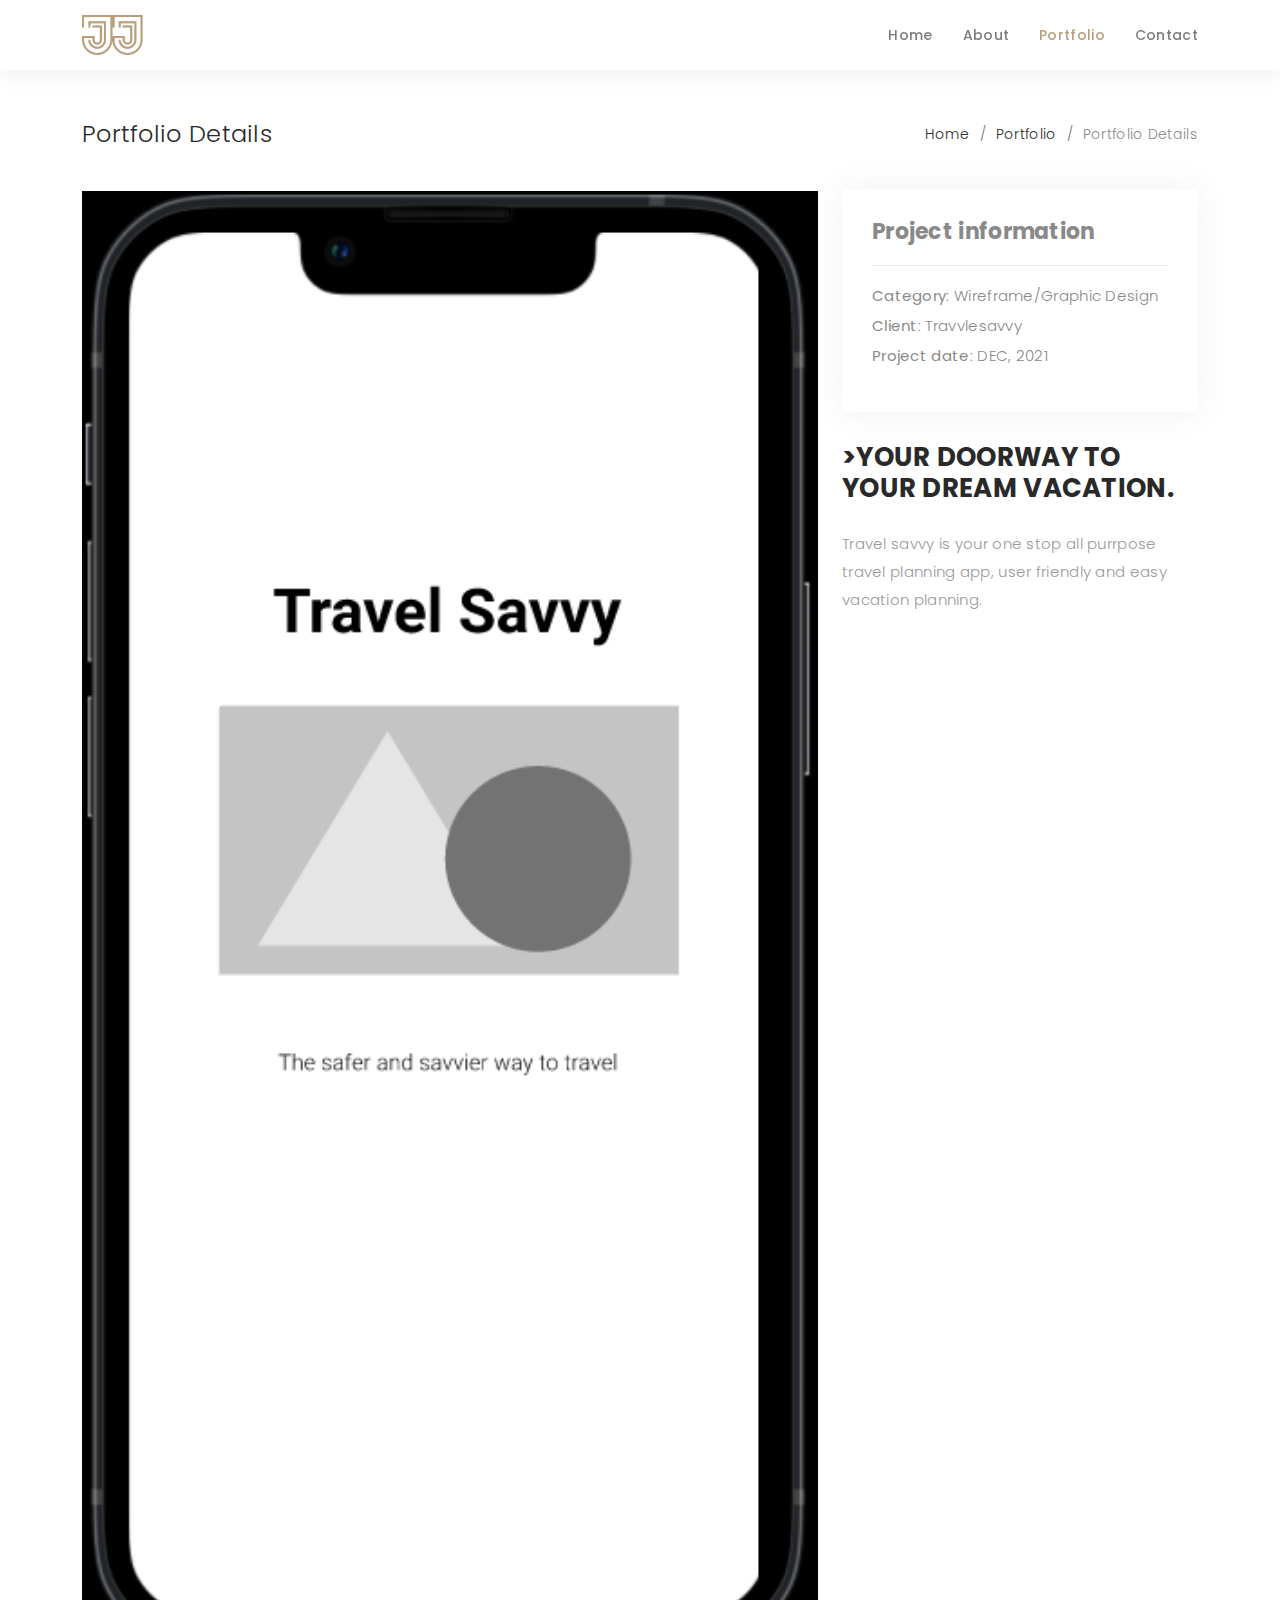
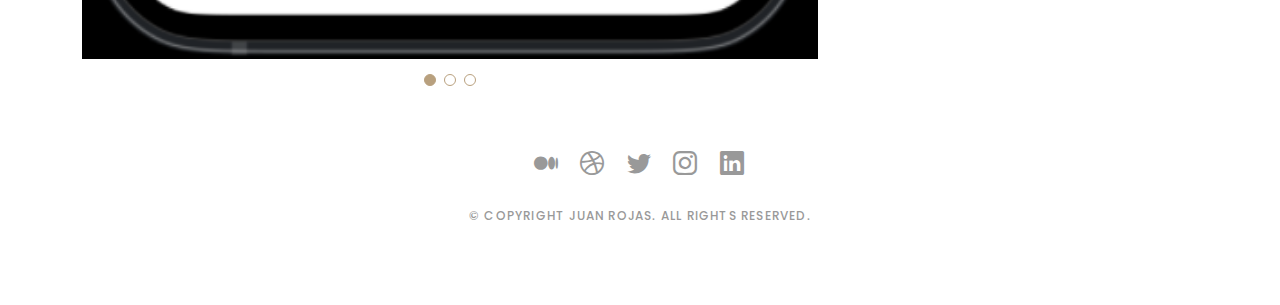
<file: portfolio-details.html>
<!DOCTYPE html>
<html lang="en">

<head>
  <meta charset="utf-8">
  <meta content="width=device-width, initial-scale=1.0" name="viewport">

  <title>ROJAS PORTFOLIO</title>
  <meta content="" name="description">
  <meta content="" name="keywords">

  <!-- Favicons -->
  <link href="/img/favicon.png" rel="icon">
  <link href="/img/apple-touch-icon.png" rel="apple-touch-icon">

  <!-- Google Fonts -->
  <link href="https://fonts.googleapis.com/css?family=Poppins:300,300i,400,400i,500,500i,600,600i,700,700i|Playfair+Display:400,400i,500,500i,600,600i,700,700i,900,900i" rel="stylesheet">

  <!-- Vendor CSS Files -->
  <link href="/bootstrap/css/bootstrap.min.css" rel="stylesheet">
  <link href="/bootstrap-icons/bootstrap-icons.css" rel="stylesheet">
  <link href="/boxicons/css/boxicons.min.css" rel="stylesheet">
  <link href="/glightbox/css/glightbox.min.css" rel="stylesheet">
  <link href="/swiper/swiper-bundle.min.css" rel="stylesheet">

  <!-- Template Main CSS File -->
  <link href="/style.css/style.css" rel="stylesheet">


</head>

<body>

  <!-- ======= Header ======= -->
  <header id="header" class="fixed-top header-inner-pages">
    <div class="container d-flex align-items-center justify-content-between">

      <a href="index.html" class="logo"><img src="/img/logo (2).png" alt="" class="img-fluid"></a>
     

      <nav id="navbar" class="navbar">
        <ul>
          <li><a class="nav-link scrollto " href="#hero">Home</a></li>
          <li><a class="nav-link scrollto" href="#about">About</a></li>
          <li><a class="nav-link active  scrollto" href="#portfolio">Portfolio</a></li>
          <li><a class="nav-link scrollto" href="#contact">Contact</a></li>
        </ul>
        <i class="bi bi-list mobile-nav-toggle"></i>
      </nav><!-- .navbar -->

    </div>
  </header><!-- End Header -->

  <main id="main">

    <!-- ======= Breadcrumbs Section ======= -->
    <section class="breadcrumbs">
      <div class="container">

        <div class="d-flex justify-content-between align-items-center">
          <h2>Portfolio Details</h2>
          <ol>
            <li><a href="index.html">Home</a></li>
            <li><a href="portfolio.html">Portfolio</a></li>
            <li>Portfolio Details</li>
          </ol>
        </div>

      </div>
    </section><!-- Breadcrumbs Section -->

    <!-- ======= Portfolio Details Section ======= -->
    <section id="portfolio-details" class="portfolio-details">
      <div class="container">

        <div class="row gy-4">

          <div class="col-lg-8">
            <div class="portfolio-details-slider swiper">
              <div class="swiper-wrapper align-items-center">

                <div class="swiper-slide">
                  <img src="/img/travvelsavyypic2final.png" alt="">
                </div>

                <div class="swiper-slide">
                  <img src="/img/travvelsavyypic3final.png" alt="">
                </div>

                <div class="swiper-slide">
                  <img src="/img/travvelsavyypic4final.png" alt="">
                </div>

              </div>
              <div class="swiper-pagination"></div>
            </div>
          </div>

          <div class="col-lg-4">
            <div class="portfolio-info">
              <h3>Project information</h3>
              <ul>
                <li><strong>Category</strong>: Wireframe/Graphic Design</li>
                <li><strong>Client</strong>: Travvlesavvy</li>
                <li><strong>Project date</strong>: DEC, 2021</li>
              </ul>
            </div>
            <div class="portfolio-description">
              <h2>>YOUR DOORWAY TO YOUR DREAM VACATION.</h2>
              <p>
                Travel savvy is your one stop all purrpose travel planning app, user friendly and easy vacation planning.
              </p>
            </div>
          </div>

        </div>

      </div>
    </section><!-- End Portfolio Details Section -->

  </main><!-- End #main -->

  <!-- ======= Footer ======= -->
  <div id="footer" class="text-center">
    <div class="container">
      <div class="socials-media text-center">

        <ul class="list-unstyled">
          <li><a href="https://medium.com/@juanrojas7812/about"><i class="bi bi-medium"></i></a></li>
          <li><a href="https://dribbble.com/rojas_design"><i class="bi bi-dribbble"></i></a></li>
          <li><a href="https://twitter.com/designrojas1"><i class="bi bi-twitter"></i></a></li>
          <li><a href="https://www.instagram.com/rojas_design1/"><i class="bi bi-instagram"></i></a></li>
          <li><a href="https://www.linkedin.com/in/juan-rojas444/"><i class="bi bi-linkedin"></i></a></li>
        </ul>

      </div>

      <p>&copy; Copyright Juan Rojas. All rights reserved.</p>

      <div class="credits">

    </div>
  </div><!-- End Footer -->

  <a href="#" class="back-to-top d-flex align-items-center justify-content-center"><i class="bi bi-arrow-up-short"></i></a>

 <!-- Vendor JS Files -->
 <script src="/bootstrap/js/bootstrap.bundle.min.js"></script>
 <script src="/glightbox/js/glightbox.min.js"></script>
 <script src="/isotope-layout/isotope.pkgd.min.js"></script>
 <script src="/swiper/swiper-bundle.min.js"></script>
 <script src="/typed.js/typed.min.js"></script>
 <script src="/php-email-form/validate.js"></script>

 <!-- Template Main JS File -->
 <script src="/js/main.js"></script>

</body>

</html>
</file>
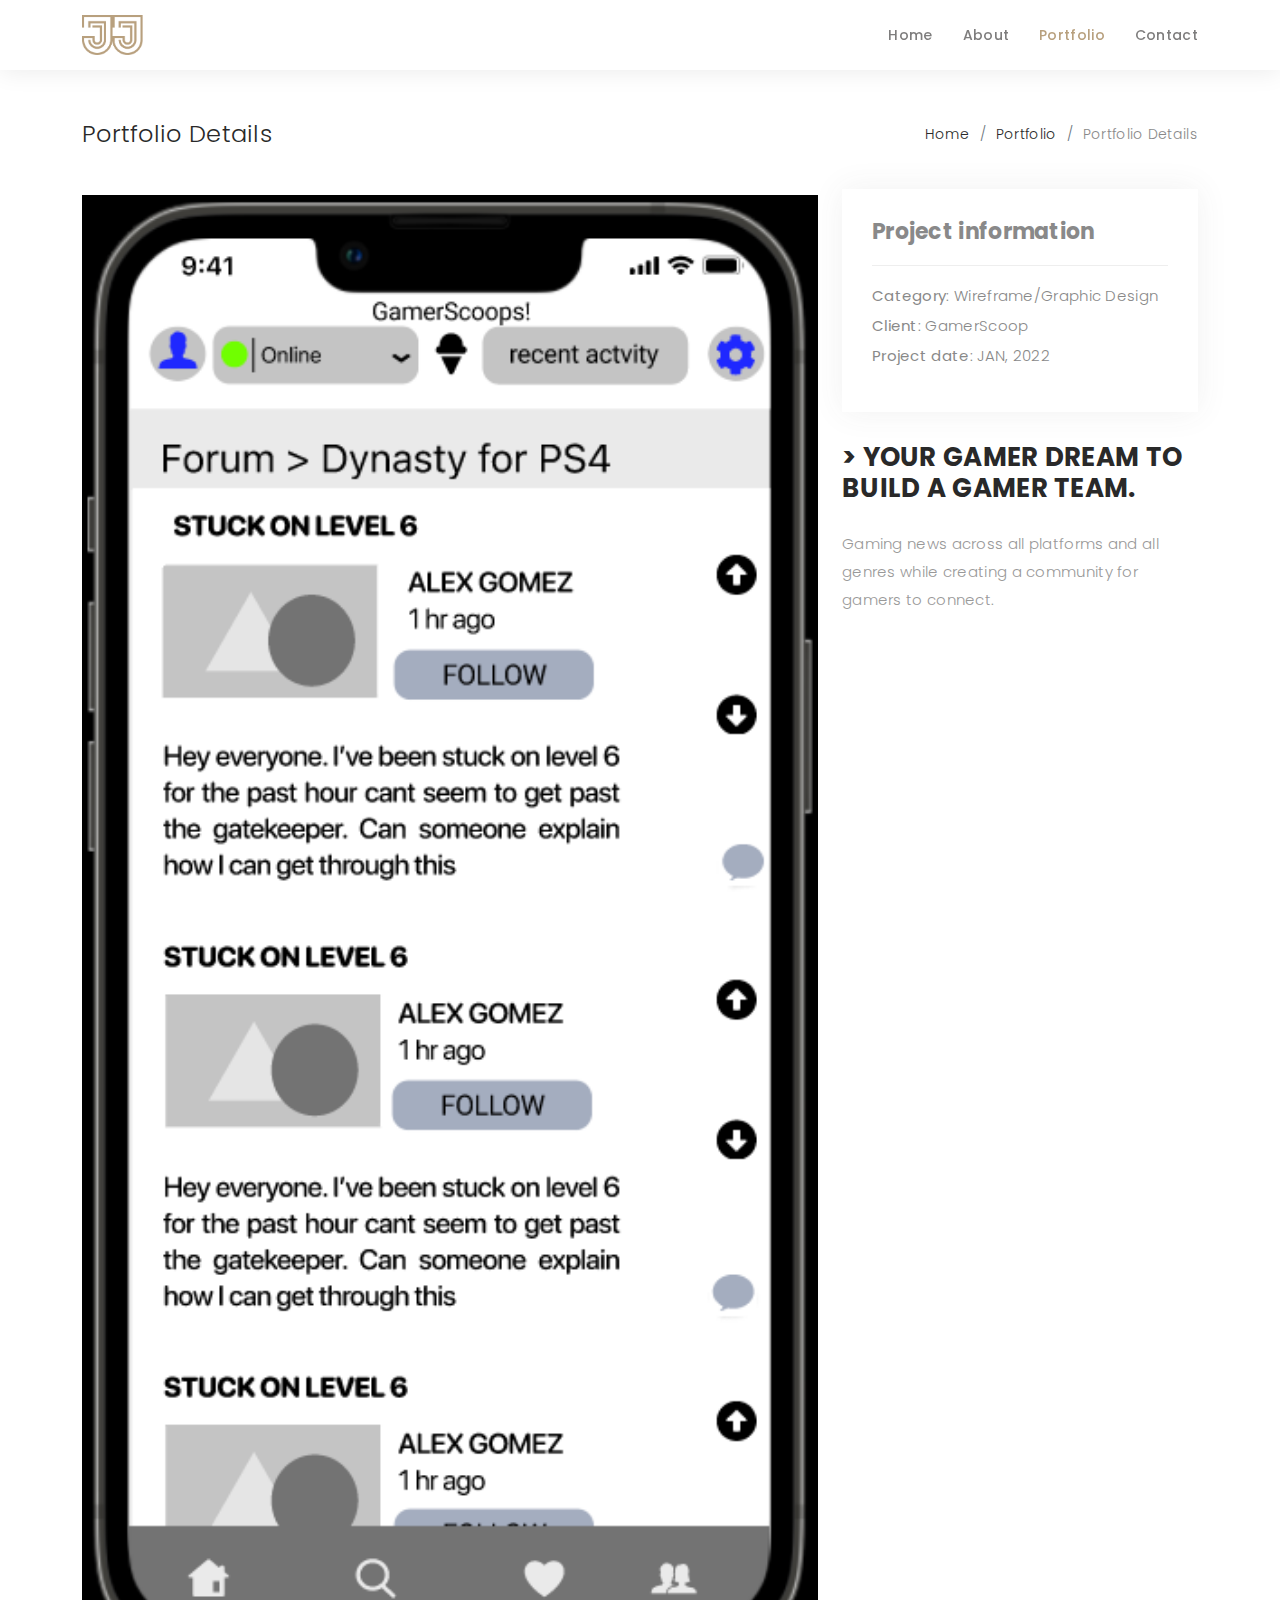
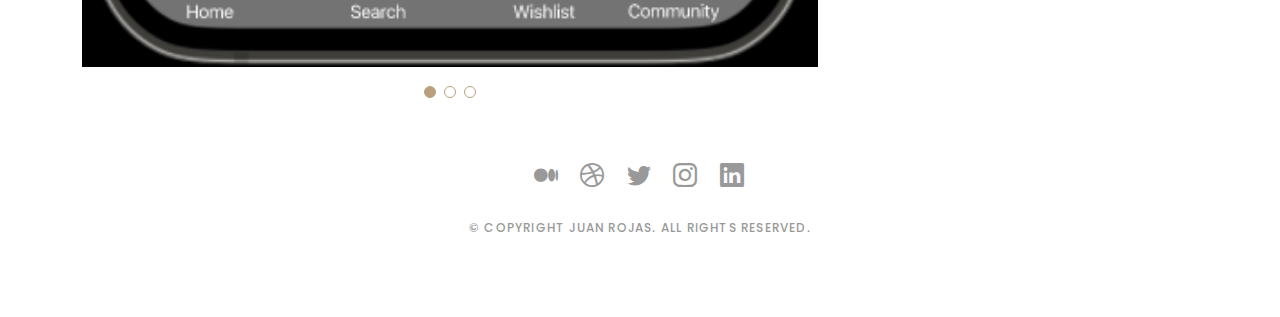
<file: portfolio-details2.html>
<!DOCTYPE html>
<html lang="en">

<head>
  <meta charset="utf-8">
  <meta content="width=device-width, initial-scale=1.0" name="viewport">

  <title>ROJAS PORTFOLIO</title>
  <meta content="" name="description">
  <meta content="" name="keywords">

  <!-- Favicons -->
  <link href="/img/favicon.png" rel="icon">
  <link href="/img/apple-touch-icon.png" rel="apple-touch-icon">

  <!-- Google Fonts -->
  <link href="https://fonts.googleapis.com/css?family=Poppins:300,300i,400,400i,500,500i,600,600i,700,700i|Playfair+Display:400,400i,500,500i,600,600i,700,700i,900,900i" rel="stylesheet">

 <!-- Vendor CSS Files -->
 <link href="/bootstrap/css/bootstrap.min.css" rel="stylesheet">
 <link href="/bootstrap-icons/bootstrap-icons.css" rel="stylesheet">
 <link href="/boxicons/css/boxicons.min.css" rel="stylesheet">
 <link href="/glightbox/css/glightbox.min.css" rel="stylesheet">
 <link href="/swiper/swiper-bundle.min.css" rel="stylesheet">

  <!-- Template Main CSS File -->
  <link href="/style.css/style.css" rel="stylesheet">

</head>

<body>

  <!-- ======= Header ======= -->
  <header id="header" class="fixed-top header-inner-pages">
    <div class="container d-flex align-items-center justify-content-between">

      <a href="index.html" class="logo"><img src="/img/logo (2).png" alt="" class="img-fluid"></a>
     

      <nav id="navbar" class="navbar">
        <ul>
          <li><a class="nav-link scrollto " href="#hero">Home</a></li>
          <li><a class="nav-link scrollto" href="#about">About</a></li>
          <li><a class="nav-link active  scrollto" href="#portfolio">Portfolio</a></li>
          <li><a class="nav-link scrollto" href="#contact">Contact</a></li>
        </ul>
        <i class="bi bi-list mobile-nav-toggle"></i>
      </nav><!-- .navbar -->

    </div>
  </header><!-- End Header -->

  <main id="main">

    <!-- ======= Breadcrumbs Section ======= -->
    <section class="breadcrumbs">
      <div class="container">

        <div class="d-flex justify-content-between align-items-center">
          <h2>Portfolio Details</h2>
          <ol>
            <li><a href="index.html">Home</a></li>
            <li><a href="portfolio.html">Portfolio</a></li>
            <li>Portfolio Details</li>
          </ol>
        </div>

      </div>
    </section><!-- Breadcrumbs Section -->

    <!-- ======= Portfolio Details Section ======= -->
    <section id="portfolio-details" class="portfolio-details">
      <div class="container">

        <div class="row gy-4">

          <div class="col-lg-8">
            <div class="portfolio-details-slider swiper">
              <div class="swiper-wrapper align-items-center">

                <div class="swiper-slide">
                  <img src="/img/gamerscoop2picreal.png" alt="">
                </div>

                <div class="swiper-slide">
                  <img src="/img/gamerscoop pic 2.png" alt="">
                </div>

                <div class="swiper-slide">
                  <img src="/img/gamerscoop pic 3.png" alt="">
                </div>

              </div>
              <div class="swiper-pagination"></div>
            </div>
          </div>

          <div class="col-lg-4">
            <div class="portfolio-info">
              <h3>Project information</h3>
              <ul>
                <li><strong>Category</strong>: Wireframe/Graphic Design</li>
                <li><strong>Client</strong>: GamerScoop</li>
                <li><strong>Project date</strong>: JAN, 2022</li>
              </ul>
            </div>
            <div class="portfolio-description">
              <h2>> YOUR GAMER DREAM TO BUILD A GAMER TEAM.</h2>
              <p>
                Gaming news across all platforms and all genres while creating a community for gamers to connect. 
              </p>
            </div>
          </div>

        </div>

      </div>
    </section><!-- End Portfolio Details Section -->

  </main><!-- End #main -->

  <!-- ======= Footer ======= -->
  <div id="footer" class="text-center">
    <div class="container">
      <div class="socials-media text-center">

        <ul class="list-unstyled">
          <li><a href="https://medium.com/@juanrojas7812/about"><i class="bi bi-medium"></i></a></li>
          <li><a href="https://dribbble.com/rojas_design"><i class="bi bi-dribbble"></i></a></li>
          <li><a href="https://twitter.com/designrojas1"><i class="bi bi-twitter"></i></a></li>
          <li><a href="https://www.instagram.com/rojas_design1/"><i class="bi bi-instagram"></i></a></li>
          <li><a href="https://www.linkedin.com/in/juan-rojas444/"><i class="bi bi-linkedin"></i></a></li>
        </ul>

      </div>

      <p>&copy; Copyright Juan Rojas. All rights reserved.</p>

      <div class="credits">

    </div>
  </div><!-- End Footer -->

  <a href="#" class="back-to-top d-flex align-items-center justify-content-center"><i class="bi bi-arrow-up-short"></i></a>

  <!-- Vendor JS Files -->
<script src="/bootstrap/js/bootstrap.bundle.min.js"></script>
<script src="/glightbox/js/glightbox.min.js"></script>
<script src="/isotope-layout/isotope.pkgd.min.js"></script>
<script src="/swiper/swiper-bundle.min.js"></script>
<script src="/typed.js/typed.min.js"></script>
<script src="/php-email-form/validate.js"></script>

<!-- Template Main JS File -->
<script src="/js/main.js"></script>
</body>

</html>
</file>
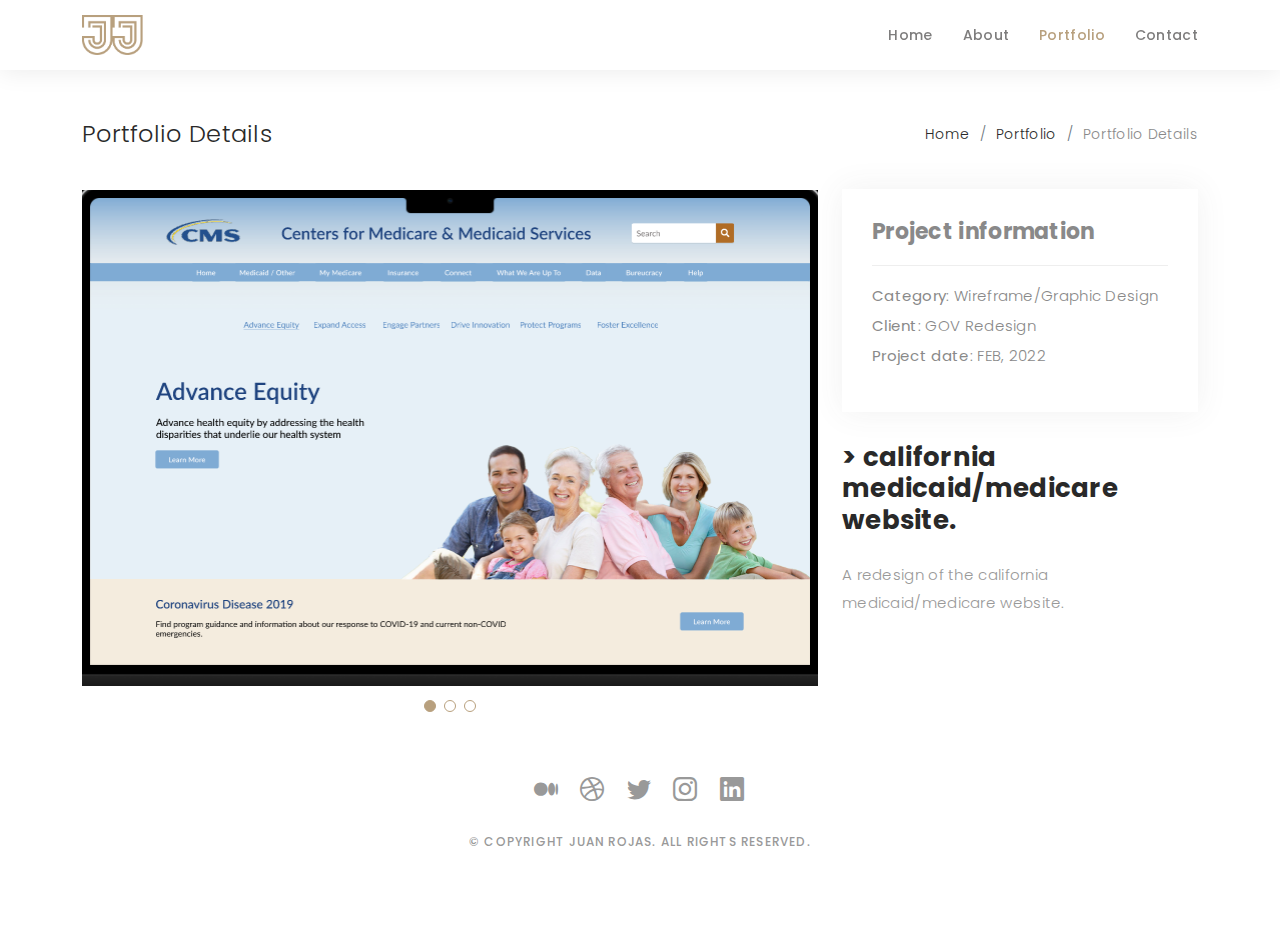
<file: portfolio-details3.html>
<!DOCTYPE html>
<html lang="en">

<head>
  <meta charset="utf-8">
  <meta content="width=device-width, initial-scale=1.0" name="viewport">

  <title>ROJAS PORTFOLIO</title>
  <meta content="" name="description">
  <meta content="" name="keywords">

  <!-- Favicons -->
  <link href="/img/favicon.png" rel="icon">
  <link href="/img/apple-touch-icon.png" rel="apple-touch-icon">

  <!-- Google Fonts -->
  <link href="https://fonts.googleapis.com/css?family=Poppins:300,300i,400,400i,500,500i,600,600i,700,700i|Playfair+Display:400,400i,500,500i,600,600i,700,700i,900,900i" rel="stylesheet">

 <!-- Vendor CSS Files -->
 <link href="/bootstrap/css/bootstrap.min.css" rel="stylesheet">
 <link href="/bootstrap-icons/bootstrap-icons.css" rel="stylesheet">
 <link href="/boxicons/css/boxicons.min.css" rel="stylesheet">
 <link href="/glightbox/css/glightbox.min.css" rel="stylesheet">
 <link href="/swiper/swiper-bundle.min.css" rel="stylesheet">

  <!-- Template Main CSS File -->
  <link href="/style.css/style.css" rel="stylesheet">

</head>

<body>

  <!-- ======= Header ======= -->
  <header id="header" class="fixed-top header-inner-pages">
    <div class="container d-flex align-items-center justify-content-between">

      <a href="index.html" class="logo"><img src="/img/logo (2).png" alt="" class="img-fluid"></a>
     
      <nav id="navbar" class="navbar">
        <ul>
          <li><a class="nav-link scrollto " href="#hero">Home</a></li>
          <li><a class="nav-link scrollto" href="#about">About</a></li>
          <li><a class="nav-link active  scrollto" href="#portfolio">Portfolio</a></li>
          <li><a class="nav-link scrollto" href="#contact">Contact</a></li>
        </ul>
        <i class="bi bi-list mobile-nav-toggle"></i>
      </nav><!-- .navbar -->

    </div>
  </header><!-- End Header -->

  <main id="main">

    <!-- ======= Breadcrumbs Section ======= -->
    <section class="breadcrumbs">
      <div class="container">

        <div class="d-flex justify-content-between align-items-center">
          <h2>Portfolio Details</h2>
          <ol>
            <li><a href="index.html">Home</a></li>
            <li><a href="portfolio.html">Portfolio</a></li>
            <li>Portfolio Details</li>
          </ol>
        </div>

      </div>
    </section><!-- Breadcrumbs Section -->

    <!-- ======= Portfolio Details Section ======= -->
    <section id="portfolio-details" class="portfolio-details">
      <div class="container">

        <div class="row gy-4">

          <div class="col-lg-8">
            <div class="portfolio-details-slider swiper">
              <div class="swiper-wrapper align-items-center">

                <div class="swiper-slide">
                  <img src="/img/gov redesign pic 2.png" alt="">
                </div>

                <div class="swiper-slide">
                  <img src="/img/gov redesign pic 3.png" alt="">
                </div>

                <div class="swiper-slide">
                  <img src="/img/gov redesign pic 4.png" alt="">
                </div>

              </div>
              <div class="swiper-pagination"></div>
            </div>
          </div>

          <div class="col-lg-4">
            <div class="portfolio-info">
              <h3>Project information</h3>
              <ul>
                <li><strong>Category</strong>: Wireframe/Graphic Design</li>
                <li><strong>Client</strong>: GOV Redesign</li>
                <li><strong>Project date</strong>: FEB, 2022</li>
              </ul>
            </div>
            <div class="portfolio-description">
              <h2>> california medicaid/medicare website.</h2>
              <p>
                A redesign of the california medicaid/medicare website.
              </p>
            </div>
          </div>

        </div>

      </div>
    </section><!-- End Portfolio Details Section -->

  </main><!-- End #main -->

  <!-- ======= Footer ======= -->
  <div id="footer" class="text-center">
    <div class="container">
      <div class="socials-media text-center">

        <ul class="list-unstyled">
          <li><a href="https://medium.com/@juanrojas7812/about"><i class="bi bi-medium"></i></a></li>
          <li><a href="https://dribbble.com/rojas_design"><i class="bi bi-dribbble"></i></a></li>
          <li><a href="https://twitter.com/designrojas1"><i class="bi bi-twitter"></i></a></li>
          <li><a href="https://www.instagram.com/rojas_design1/"><i class="bi bi-instagram"></i></a></li>
          <li><a href="https://www.linkedin.com/in/juan-rojas444/"><i class="bi bi-linkedin"></i></a></li>
        </ul>

      </div>

      <p>&copy; Copyright Juan Rojas. All rights reserved.</p>

      <div class="credits">

    </div>
  </div><!-- End Footer -->

  <a href="#" class="back-to-top d-flex align-items-center justify-content-center"><i class="bi bi-arrow-up-short"></i></a>

  <!-- Vendor JS Files -->
  <script src="/bootstrap/js/bootstrap.bundle.min.js"></script>
  <script src="/glightbox/js/glightbox.min.js"></script>
  <script src="/isotope-layout/isotope.pkgd.min.js"></script>
  <script src="/swiper/swiper-bundle.min.js"></script>
  <script src="/typed.js/typed.min.js"></script>
  <script src="/php-email-form/validate.js"></script>

  <!-- Template Main JS File -->
  <script src="/js/main.js"></script>

</body>

</html>
</file>
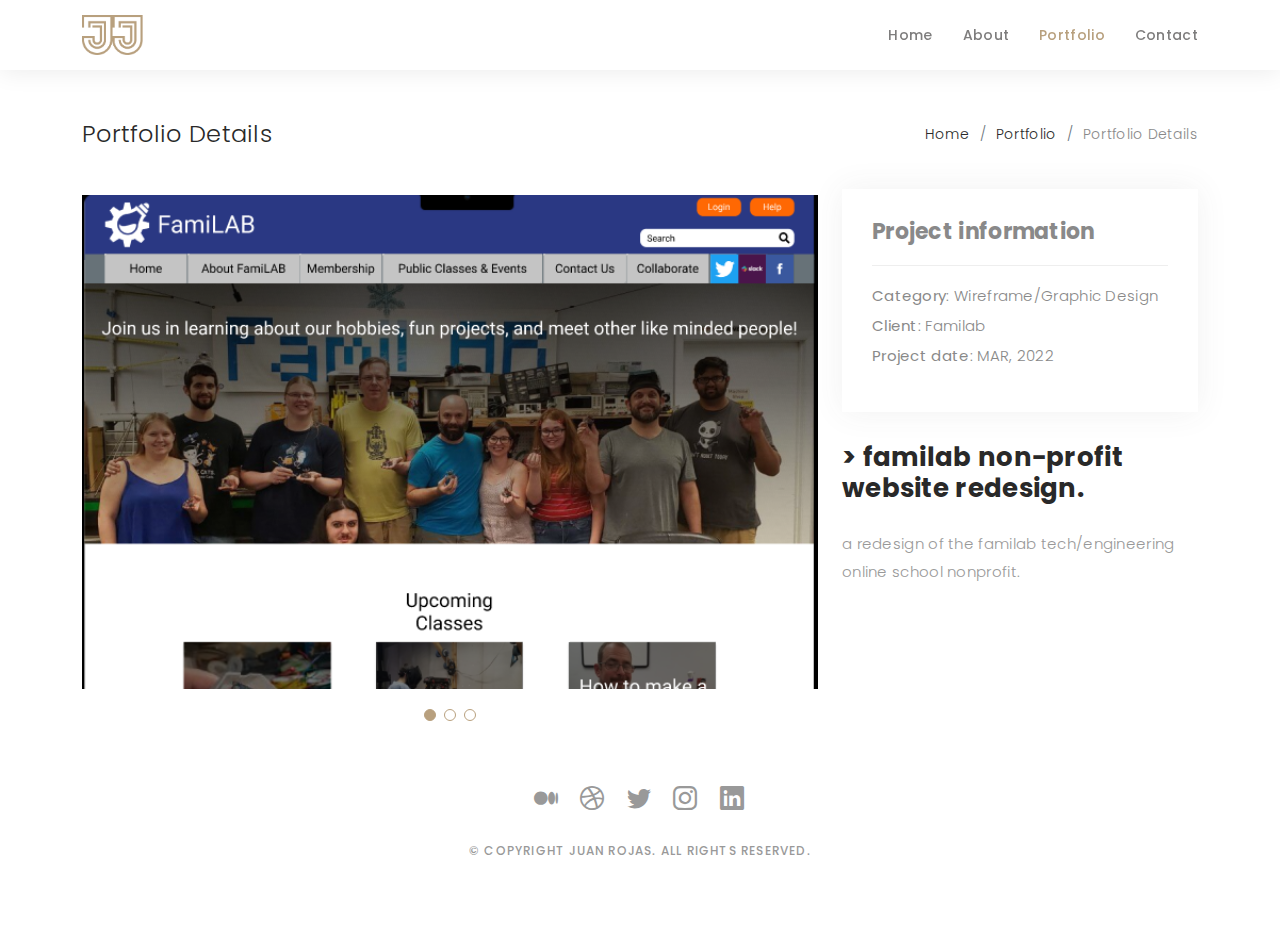
<file: portfolio-details4.html>
<!DOCTYPE html>
<html lang="en">

<head>
  <meta charset="utf-8">
  <meta content="width=device-width, initial-scale=1.0" name="viewport">

  <title>ROJAS PORTFOLIO</title>
  <meta content="" name="description">
  <meta content="" name="keywords">

  <!-- Favicons -->
  <link href="/img/favicon.png" rel="icon">
  <link href="/img/apple-touch-icon.png" rel="apple-touch-icon">

  <!-- Google Fonts -->
  <link href="https://fonts.googleapis.com/css?family=Poppins:300,300i,400,400i,500,500i,600,600i,700,700i|Playfair+Display:400,400i,500,500i,600,600i,700,700i,900,900i" rel="stylesheet">

  <!-- Vendor CSS Files -->
  <link href="/bootstrap/css/bootstrap.min.css" rel="stylesheet">
  <link href="/bootstrap-icons/bootstrap-icons.css" rel="stylesheet">
  <link href="/boxicons/css/boxicons.min.css" rel="stylesheet">
  <link href="/glightbox/css/glightbox.min.css" rel="stylesheet">
  <link href="/swiper/swiper-bundle.min.css" rel="stylesheet">

  <!-- Template Main CSS File -->
  <link href="/style.css/style.css" rel="stylesheet">

</head>

<body>

  <!-- ======= Header ======= -->
  <header id="header" class="fixed-top header-inner-pages">
    <div class="container d-flex align-items-center justify-content-between">

      <a href="index.html" class="logo"><img src="/img/logo (2).png" alt="" class="img-fluid"></a>
     

      <nav id="navbar" class="navbar">
        <ul>
          <li><a class="nav-link scrollto " href="#hero">Home</a></li>
          <li><a class="nav-link scrollto" href="#about">About</a></li>
          <li><a class="nav-link active  scrollto" href="#portfolio">Portfolio</a></li>
          <li><a class="nav-link scrollto" href="#contact">Contact</a></li>
        </ul>
        <i class="bi bi-list mobile-nav-toggle"></i>
      </nav><!-- .navbar -->

    </div>
  </header><!-- End Header -->

  <main id="main">

    <!-- ======= Breadcrumbs Section ======= -->
    <section class="breadcrumbs">
      <div class="container">

        <div class="d-flex justify-content-between align-items-center">
          <h2>Portfolio Details</h2>
          <ol>
            <li><a href="index.html">Home</a></li>
            <li><a href="portfolio.html">Portfolio</a></li>
            <li>Portfolio Details</li>
          </ol>
        </div>

      </div>
    </section><!-- Breadcrumbs Section -->

    <!-- ======= Portfolio Details Section ======= -->
    <section id="portfolio-details" class="portfolio-details">
      <div class="container">

        <div class="row gy-4">

          <div class="col-lg-8">
            <div class="portfolio-details-slider swiper">
              <div class="swiper-wrapper align-items-center">

                <div class="swiper-slide">
                  <img src="/img/famillab pic 2.png" alt="">
                </div>

                <div class="swiper-slide">
                  <img src="/img/famillab pic 3.png" alt="">
                </div>

                <div class="swiper-slide">
                  <img src="/img/famillab pic 4.png" alt="">
                </div>

              </div>
              <div class="swiper-pagination"></div>
            </div>
          </div>

          <div class="col-lg-4">
            <div class="portfolio-info">
              <h3>Project information</h3>
              <ul>
                <li><strong>Category</strong>: Wireframe/Graphic Design</li>
                <li><strong>Client</strong>: Familab</li>
                <li><strong>Project date</strong>: MAR, 2022</li>
              </ul>
            </div>
            <div class="portfolio-description">
              <h2>> familab non-profit website redesign.</h2>
              <p>
                a redesign of the familab tech/engineering online school nonprofit.
              </p>
            </div>
          </div>

        </div>

      </div>
    </section><!-- End Portfolio Details Section -->

  </main><!-- End #main -->

  <!-- ======= Footer ======= -->
  <div id="footer" class="text-center">
    <div class="container">
      <div class="socials-media text-center">

        <ul class="list-unstyled">
          <li><a href="https://medium.com/@juanrojas7812/about"><i class="bi bi-medium"></i></a></li>
          <li><a href="https://dribbble.com/rojas_design"><i class="bi bi-dribbble"></i></a></li>
          <li><a href="https://twitter.com/designrojas1"><i class="bi bi-twitter"></i></a></li>
          <li><a href="https://www.instagram.com/rojas_design1/"><i class="bi bi-instagram"></i></a></li>
          <li><a href="https://www.linkedin.com/in/juan-rojas444/"><i class="bi bi-linkedin"></i></a></li>
        </ul>

      </div>

      <p>&copy; Copyright Juan Rojas. All rights reserved.</p>

      <div class="credits">

    </div>
  </div><!-- End Footer -->

  <a href="#" class="back-to-top d-flex align-items-center justify-content-center"><i class="bi bi-arrow-up-short"></i></a>

  <!-- Vendor JS Files -->
  <script src="/bootstrap/js/bootstrap.bundle.min.js"></script>
  <script src="/glightbox/js/glightbox.min.js"></script>
  <script src="/isotope-layout/isotope.pkgd.min.js"></script>
  <script src="/swiper/swiper-bundle.min.js"></script>
  <script src="/typed.js/typed.min.js"></script>
  <script src="/php-email-form/validate.js"></script>

  <!-- Template Main JS File -->
  <script src="/js/main.js"></script>

</body>

</html>
</file>
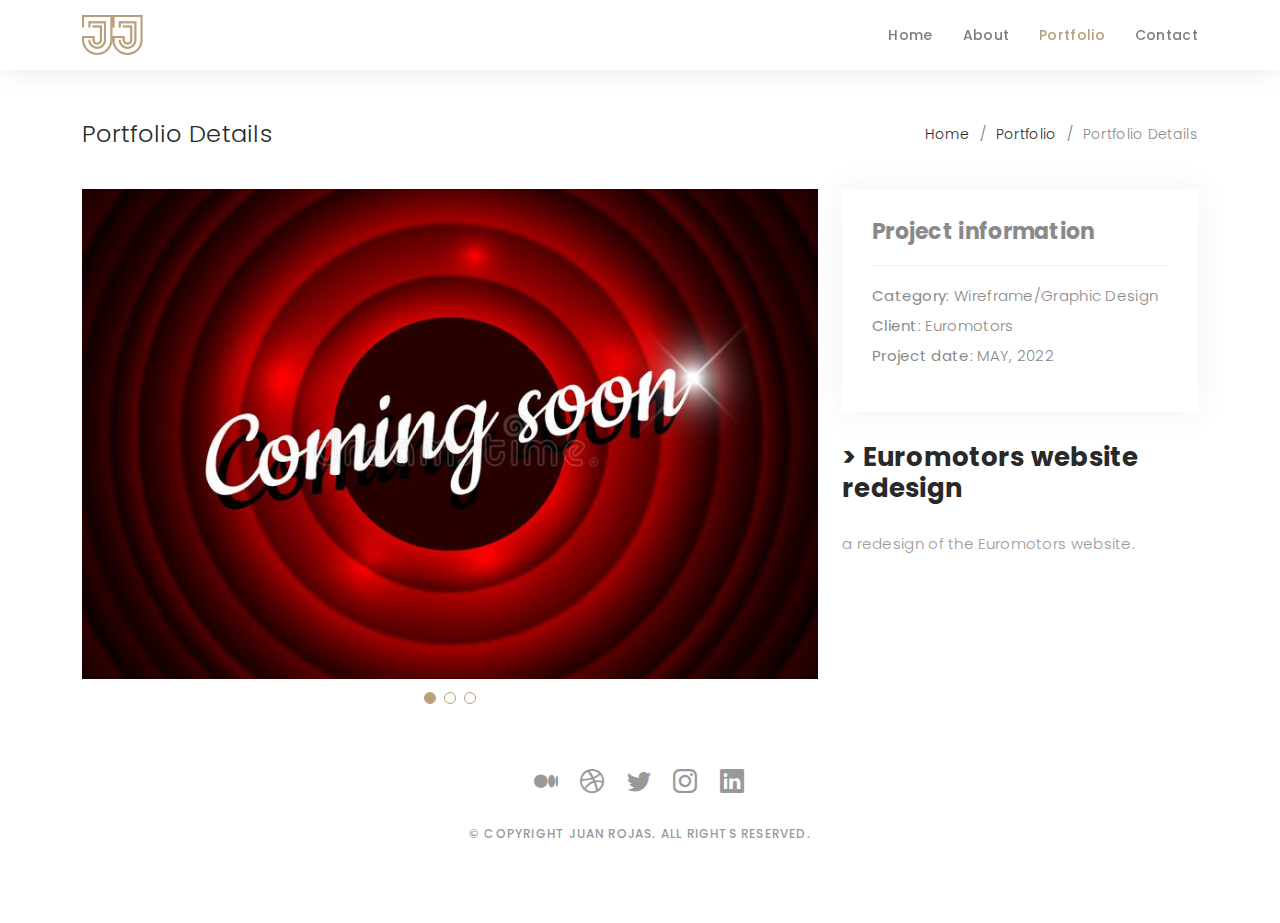
<file: portfolio-details5.html>
<!DOCTYPE html>
<html lang="en">

<head>
  <meta charset="utf-8">
  <meta content="width=device-width, initial-scale=1.0" name="viewport">

  <title>ROJAS PORTFOLIO</title>
  <meta content="" name="description">
  <meta content="" name="keywords">

  <!-- Favicons -->
  <link href="/img/favicon.png" rel="icon">
  <link href="/img/apple-touch-icon.png" rel="apple-touch-icon">

  <!-- Google Fonts -->
  <link href="https://fonts.googleapis.com/css?family=Poppins:300,300i,400,400i,500,500i,600,600i,700,700i|Playfair+Display:400,400i,500,500i,600,600i,700,700i,900,900i" rel="stylesheet">

  <!-- Vendor CSS Files -->
  <link href="/bootstrap/css/bootstrap.min.css" rel="stylesheet">
  <link href="/bootstrap-icons/bootstrap-icons.css" rel="stylesheet">
  <link href="/boxicons/css/boxicons.min.css" rel="stylesheet">
  <link href="/glightbox/css/glightbox.min.css" rel="stylesheet">
  <link href="/swiper/swiper-bundle.min.css" rel="stylesheet">

  <!-- Template Main CSS File -->
  <link href="/style.css/style.css" rel="stylesheet">

</head>

<body>

  <!-- ======= Header ======= -->
  <header id="header" class="fixed-top header-inner-pages">
    <div class="container d-flex align-items-center justify-content-between">

      <a href="index.html" class="logo"><img src="/img/logo (2).png" alt="" class="img-fluid"></a>
      

      <nav id="navbar" class="navbar">
        <ul>
          <li><a class="nav-link scrollto " href="#hero">Home</a></li>
          <li><a class="nav-link scrollto" href="#about">About</a></li>
          <li><a class="nav-link active  scrollto" href="#portfolio">Portfolio</a></li>
          <li><a class="nav-link scrollto" href="#contact">Contact</a></li>
        </ul>
        <i class="bi bi-list mobile-nav-toggle"></i>
      </nav><!-- .navbar -->

    </div>
  </header><!-- End Header -->

  <main id="main">

    <!-- ======= Breadcrumbs Section ======= -->
    <section class="breadcrumbs">
      <div class="container">

        <div class="d-flex justify-content-between align-items-center">
          <h2>Portfolio Details</h2>
          <ol>
            <li><a href="index.html">Home</a></li>
            <li><a href="portfolio.html">Portfolio</a></li>
            <li>Portfolio Details</li>
          </ol>
        </div>

      </div>
    </section><!-- Breadcrumbs Section -->

    <!-- ======= Portfolio Details Section ======= -->
    <section id="portfolio-details" class="portfolio-details">
      <div class="container">

        <div class="row gy-4">

          <div class="col-lg-8">
            <div class="portfolio-details-slider swiper">
              <div class="swiper-wrapper align-items-center">

                <div class="swiper-slide">
                  <img src="/img/coming_soon.jpg" alt="">
                </div>

                <div class="swiper-slide">
                  <img src="/img/coming_soon.jpg" alt="">
                </div>

                <div class="swiper-slide">
                  <img src="/img/coming_soon.jpg" alt="">
                </div>

              </div>
              <div class="swiper-pagination"></div>
            </div>
          </div>

          <div class="col-lg-4">
            <div class="portfolio-info">
              <h3>Project information</h3>
              <ul>
                <li><strong>Category</strong>: Wireframe/Graphic Design</li>
                <li><strong>Client</strong>: Euromotors</li>
                <li><strong>Project date</strong>: MAY, 2022</li>
              </ul>
            </div>
            <div class="portfolio-description">
              <h2>> Euromotors website redesign</h2>
              <p>
                a redesign of the Euromotors website.
              </p>
            </div>
          </div>

        </div>

      </div>
    </section><!-- End Portfolio Details Section -->

  </main><!-- End #main -->

  <!-- ======= Footer ======= -->
  <div id="footer" class="text-center">
    <div class="container">
      <div class="socials-media text-center">

        <ul class="list-unstyled">
          <li><a href="https://medium.com/@juanrojas7812/about"><i class="bi bi-medium"></i></a></li>
          <li><a href="https://dribbble.com/rojas_design"><i class="bi bi-dribbble"></i></a></li>
          <li><a href="https://twitter.com/designrojas1"><i class="bi bi-twitter"></i></a></li>
          <li><a href="https://www.instagram.com/rojas_design1/"><i class="bi bi-instagram"></i></a></li>
          <li><a href="https://www.linkedin.com/in/juan-rojas444/"><i class="bi bi-linkedin"></i></a></li>
        </ul>

      </div>

      <p>&copy; Copyright Juan Rojas. All rights reserved.</p>

      <div class="credits">

    </div>
  </div><!-- End Footer -->

  <a href="#" class="back-to-top d-flex align-items-center justify-content-center"><i class="bi bi-arrow-up-short"></i></a>

  <!-- Vendor JS Files -->
  <script src="/bootstrap/js/bootstrap.bundle.min.js"></script>
  <script src="/glightbox/js/glightbox.min.js"></script>
  <script src="/isotope-layout/isotope.pkgd.min.js"></script>
  <script src="/swiper/swiper-bundle.min.js"></script>
  <script src="/typed.js/typed.min.js"></script>
  <script src="/php-email-form/validate.js"></script>

  <!-- Template Main JS File -->
  <script src="/js/main.js"></script>

</body>

</html>
</file>
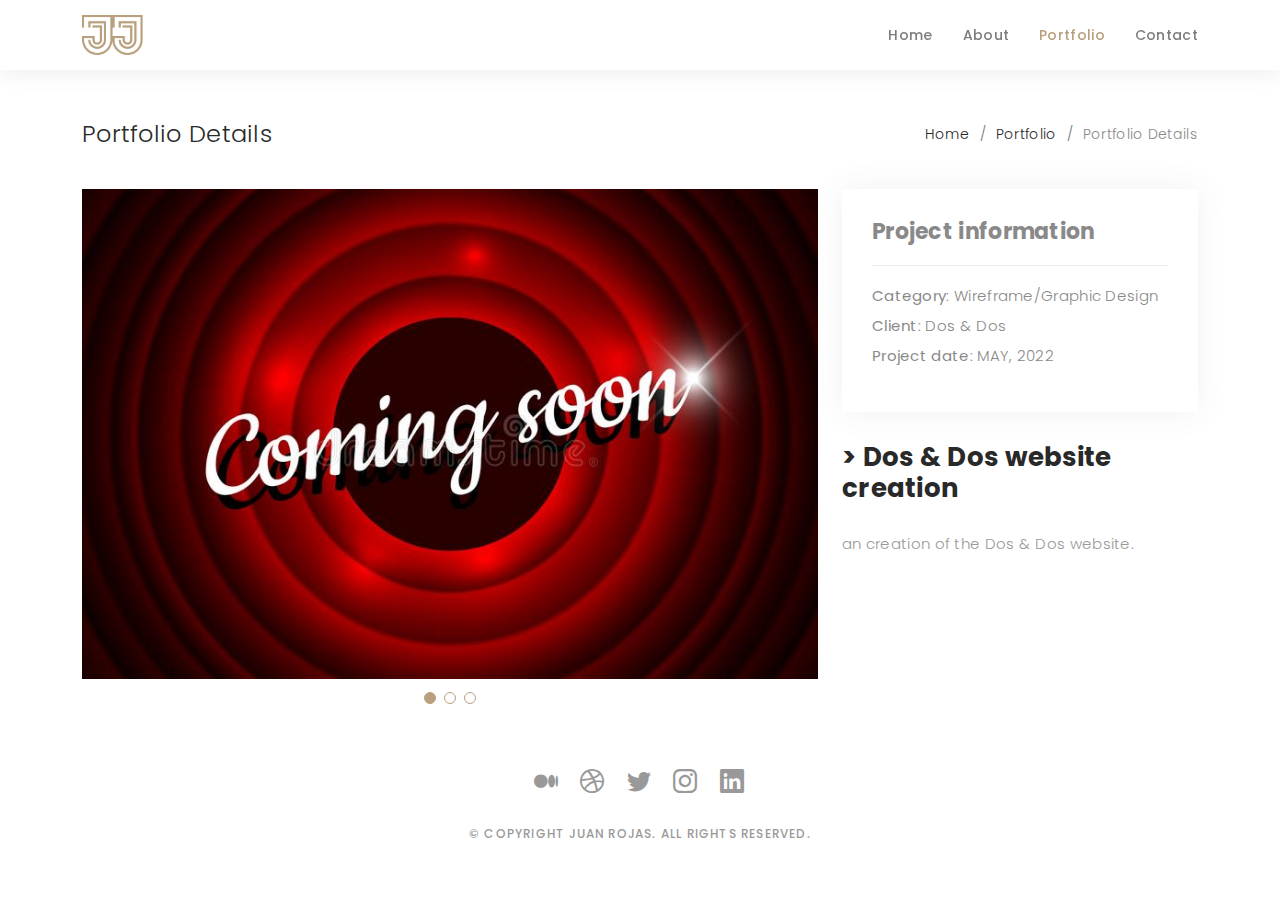
<file: portfolio-details6.html>
<!DOCTYPE html>
<html lang="en">

<head>
  <meta charset="utf-8">
  <meta content="width=device-width, initial-scale=1.0" name="viewport">

  <title>ROJAS PORTFOLIO</title>
  <meta content="" name="description">
  <meta content="" name="keywords">

  <!-- Favicons -->
  <link href="/img/favicon.png" rel="icon">
  <link href="/img/apple-touch-icon.png" rel="apple-touch-icon">

  <!-- Google Fonts -->
  <link href="https://fonts.googleapis.com/css?family=Poppins:300,300i,400,400i,500,500i,600,600i,700,700i|Playfair+Display:400,400i,500,500i,600,600i,700,700i,900,900i" rel="stylesheet">

  <!-- Vendor CSS Files -->
  <link href="/bootstrap/css/bootstrap.min.css" rel="stylesheet">
  <link href="/bootstrap-icons/bootstrap-icons.css" rel="stylesheet">
  <link href="/boxicons/css/boxicons.min.css" rel="stylesheet">
  <link href="/glightbox/css/glightbox.min.css" rel="stylesheet">
  <link href="/swiper/swiper-bundle.min.css" rel="stylesheet">
  
  <!-- Template Main CSS File -->
  <link href="/style.css/style.css" rel="stylesheet">

</head>

<body>

  <!-- ======= Header ======= -->
  <header id="header" class="fixed-top header-inner-pages">
    <div class="container d-flex align-items-center justify-content-between">

      <a href="index.html" class="logo"><img src="/img/logo (2).png" alt="" class="img-fluid"></a>
     
      <nav id="navbar" class="navbar">
        <ul>
          <li><a class="nav-link scrollto " href="#hero">Home</a></li>
          <li><a class="nav-link scrollto" href="#about">About</a></li>
          <li><a class="nav-link active  scrollto" href="#portfolio">Portfolio</a></li>
          <li><a class="nav-link scrollto" href="#contact">Contact</a></li>
        </ul>
        <i class="bi bi-list mobile-nav-toggle"></i>
      </nav><!-- .navbar -->

    </div>
  </header><!-- End Header -->

  <main id="main">

    <!-- ======= Breadcrumbs Section ======= -->
    <section class="breadcrumbs">
      <div class="container">

        <div class="d-flex justify-content-between align-items-center">
          <h2>Portfolio Details</h2>
          <ol>
            <li><a href="index.html">Home</a></li>
            <li><a href="portfolio.html">Portfolio</a></li>
            <li>Portfolio Details</li>
          </ol>
        </div>

      </div>
    </section><!-- Breadcrumbs Section -->

    <!-- ======= Portfolio Details Section ======= -->
    <section id="portfolio-details" class="portfolio-details">
      <div class="container">

        <div class="row gy-4">

          <div class="col-lg-8">
            <div class="portfolio-details-slider swiper">
              <div class="swiper-wrapper align-items-center">

                <div class="swiper-slide">
                  <img src="/img/coming_soon.jpg" alt="">
                </div>

                <div class="swiper-slide">
                  <img src="/img/coming_soon.jpg" alt="">
                </div>

                <div class="swiper-slide">
                  <img src="/img/coming_soon.jpg" alt="">
                </div>

              </div>
              <div class="swiper-pagination"></div>
            </div>
          </div>

          <div class="col-lg-4">
            <div class="portfolio-info">
              <h3>Project information</h3>
              <ul>
                <li><strong>Category</strong>: Wireframe/Graphic Design</li>
                <li><strong>Client</strong>: Dos & Dos</li>
                <li><strong>Project date</strong>: MAY, 2022</li>
              </ul>
            </div>
            <div class="portfolio-description">
              <h2>> Dos & Dos website creation</h2>
              <p>
                an creation of the Dos & Dos  website.
              </p>
            </div>
          </div>

        </div>

      </div>
    </section><!-- End Portfolio Details Section -->

  </main><!-- End #main -->

  <!-- ======= Footer ======= -->
  <div id="footer" class="text-center">
    <div class="container">
      <div class="socials-media text-center">

        <ul class="list-unstyled">
          <li><a href="https://medium.com/@juanrojas7812/about"><i class="bi bi-medium"></i></a></li>
          <li><a href="https://dribbble.com/rojas_design"><i class="bi bi-dribbble"></i></a></li>
          <li><a href="https://twitter.com/designrojas1"><i class="bi bi-twitter"></i></a></li>
          <li><a href="https://www.instagram.com/rojas_design1/"><i class="bi bi-instagram"></i></a></li>
          <li><a href="https://www.linkedin.com/in/juan-rojas444/"><i class="bi bi-linkedin"></i></a></li>
        </ul>

      </div>

      <p>&copy; Copyright Juan Rojas. All rights reserved.</p>

      <div class="credits">

    </div>
  </div><!-- End Footer -->

  <a href="#" class="back-to-top d-flex align-items-center justify-content-center"><i class="bi bi-arrow-up-short"></i></a>

  <!-- Vendor JS Files -->
  <script src="/bootstrap/js/bootstrap.bundle.min.js"></script>
  <script src="/glightbox/js/glightbox.min.js"></script>
  <script src="/isotope-layout/isotope.pkgd.min.js"></script>
  <script src="/swiper/swiper-bundle.min.js"></script>
  <script src="/typed.js/typed.min.js"></script>
  <script src="/php-email-form/validate.js"></script>

  <!-- Template Main JS File -->
  <script src="/js/main.js"></script>

</body>

</html>
</file>
<file: style.css/style.css>
body {
  background: #ffffff;
  color: #898989;
  font-family: "Poppins", helvetica;
  font-size: 15px;
  font-weight: 300;
  line-height: 20px;
  letter-spacing: 0.02em;
  overflow-x: hidden;
  margin: 0 auto;
  padding: 0;
  height: 90vh;
  box-sizing: border-box;
  background-size: cover;
  background-position: center center;
}

h1, h2, h3, h4, h5, h6 {
  margin: 0;
}

h2 {
  color: #292929;
  font-weight: 600;
}

h4 {
  color: #292929;
  font-size: 14px;
  font-weight: 600;
}

a {
  color: #292929;
  text-decoration: none !important;
  transition: all 0.5s ease-in-out 0s;
}

a:hover {
  transition: all 0.5s ease-in-out 0s;
}

p {
  margin: 25px 0;
  padding: 0;
  font-size: 15px;
  color: #999999;
  line-height: 28px;
}

::-moz-selection {
  background: #b8a07e;
  color: #fff;
}

::selection {
  background: #b8a07e;
  color: #fff;
}

.btn {
  background: #333;
  border: medium none;
  border-radius: 0;
  color: #fff;
  font-size: 12px;
  height: 50px;
  line-height: 50px;
  padding: 0 30px;
  text-transform: uppercase;
}

.btn:hover, .btn:focus {
  color: #fff;
}

.padDiv {
  padding: 30px 20px;
}

.section-title {
  margin-bottom: 70px;
}

.section-title h2 {
  font-size: 25px;
  letter-spacing: 2px;
  text-transform: uppercase;
}

.form-control {
  background-color: transparent;
  border: 1px solid #999;
  border-radius: 0;
  color: #999999;
  font-size: 12px;
  font-weight: 500;
  height: 50px;
  letter-spacing: 0.1em;
  padding-left: 10px;
  margin: 0 0 25px 0;
  line-height: 14px;
  text-transform: uppercase;
}

.form-control:focus {
  box-shadow: none;
  outline: 0 none;
}

.paddsection {
  padding-top: 90px;
  padding-bottom: 90px;
}

.paddsections {
  padding-top: 90px;
  padding-bottom: 90px !important;
}

.hvr-shutter-in-horizontal::before {
  background: #333;
}

.hvr-shutter-in-horizontal:hover {
  background: #b8a07e;
}

.mb-30 {
  margin-bottom: 30px;
}

.main-content {
  padding-top: 140px;
}

/*--------------------------------------------------------------
# Back to top button
--------------------------------------------------------------*/
.back-to-top {
  position: fixed;
  visibility: hidden;
  opacity: 0;
  right: 15px;
  bottom: 15px;
  z-index: 996;
  background: #b8a07e;
  width: 40px;
  height: 40px;
  border-radius: 4px;
  transition: all 0.4s;
}
.back-to-top i {
  font-size: 28px;
  color: #fff;
  line-height: 0;
}
.back-to-top:hover {
  background: #c6b398;
  color: #fff;
}
.back-to-top.active {
  visibility: visible;
  opacity: 1;
}

/*--------------------------------------------------------------
# Header
--------------------------------------------------------------*/
#header {
  transition: all 0.5s;
  z-index: 997;
  padding: 15px 0;
  background-color: #fff;
  top: -100%;
  box-shadow: 0px 2px 25px rgba(0, 0, 0, 0.08);
}
#header.header-scrolled, #header.header-inner-pages {
  top: 0;
}
#header .logo {
  font-size: 30px;
  margin: 0;
  padding: 0;
  line-height: 1;
  font-weight: 600;
  letter-spacing: 1px;
  font-family: "Playfair Display", sans-serif;
  font-style: italic;
}
#header .logo a {
  color: #898989;
}
#header .logo img {
  max-height: 40px;
}
@media (max-width: 992px) {
  #header {
    border: 0;
  }
}

/*--------------------------------------------------------------
# Navigation Menu
--------------------------------------------------------------*/
/**
* Desktop Navigation 
*/
.navbar {
  padding: 0;
}
.navbar ul {
  margin: 0;
  padding: 0;
  display: flex;
  list-style: none;
  align-items: center;
}
.navbar li {
  position: relative;
}
.navbar a, .navbar a:focus {
  display: flex;
  align-items: center;
  justify-content: space-between;
  padding: 10px 0 10px 30px;
  font-family: "Poppins", sans-serif;
  font-size: 14px;
  font-weight: 500;
  color: #7e7d7d;
  white-space: nowrap;
  transition: 0.3s;
}
.navbar a i, .navbar a:focus i {
  font-size: 12px;
  line-height: 0;
  margin-left: 5px;
}
.navbar a:hover, .navbar .active, .navbar .active:focus, .navbar li:hover > a {
  color: #b8a07e;
}
.navbar .dropdown ul {
  display: block;
  position: absolute;
  left: 30px;
  top: calc(100% + 30px);
  margin: 0;
  padding: 10px 0;
  z-index: 99;
  opacity: 0;
  visibility: hidden;
  background: #fff;
  box-shadow: 0px 0px 30px rgba(127, 137, 161, 0.25);
  transition: 0.3s;
}
.navbar .dropdown ul li {
  min-width: 200px;
}
.navbar .dropdown ul a {
  padding: 10px 20px;
  font-weight: 400;
}
.navbar .dropdown ul a i {
  font-size: 12px;
}
.navbar .dropdown ul a:hover, .navbar .dropdown ul .active:hover, .navbar .dropdown ul li:hover > a {
  color: #b8a07e;
}
.navbar .dropdown:hover > ul {
  opacity: 1;
  top: 100%;
  visibility: visible;
}
.navbar .dropdown .dropdown ul {
  top: 0;
  left: calc(100% - 30px);
  visibility: hidden;
}
.navbar .dropdown .dropdown:hover > ul {
  opacity: 1;
  top: 0;
  left: 100%;
  visibility: visible;
}
@media (max-width: 1366px) {
  .navbar .dropdown .dropdown ul {
    left: -90%;
  }
  .navbar .dropdown .dropdown:hover > ul {
    left: -100%;
  }
}

/**
* Mobile Navigation 
*/
.mobile-nav-toggle {
  color: #4b4a4a;
  font-size: 28px;
  cursor: pointer;
  display: none;
  line-height: 0;
  transition: 0.5s;
}
.mobile-nav-toggle.bi-x {
  color: #fff;
}

@media (max-width: 991px) {
  .mobile-nav-toggle {
    display: block;
  }

  .navbar ul {
    display: none;
  }
}
.navbar-mobile {
  position: fixed;
  overflow: hidden;
  top: 0;
  right: 0;
  left: 0;
  bottom: 0;
  background: rgba(49, 49, 49, 0.9);
  transition: 0.3s;
}
.navbar-mobile .mobile-nav-toggle {
  position: absolute;
  top: 15px;
  right: 15px;
}
.navbar-mobile ul {
  display: block;
  position: absolute;
  top: 55px;
  right: 15px;
  bottom: 15px;
  left: 15px;
  padding: 10px 0;
  border-radius: 10px;
  background-color: #fff;
  overflow-y: auto;
  transition: 0.3s;
}
.navbar-mobile a, .navbar-mobile a:focus {
  padding: 10px 20px;
  font-size: 15px;
  color: #4b4a4a;
}
.navbar-mobile a:hover, .navbar-mobile .active, .navbar-mobile li:hover > a {
  color: #b8a07e;
}
.navbar-mobile .getstarted, .navbar-mobile .getstarted:focus {
  margin: 15px;
}
.navbar-mobile .dropdown ul {
  position: static;
  display: none;
  margin: 10px 20px;
  padding: 10px 0;
  z-index: 99;
  opacity: 1;
  visibility: visible;
  background: #fff;
  box-shadow: 0px 0px 30px rgba(127, 137, 161, 0.25);
}
.navbar-mobile .dropdown ul li {
  min-width: 200px;
}
.navbar-mobile .dropdown ul a {
  padding: 10px 20px;
}
.navbar-mobile .dropdown ul a i {
  font-size: 12px;
}
.navbar-mobile .dropdown ul a:hover, .navbar-mobile .dropdown ul .active:hover, .navbar-mobile .dropdown ul li:hover > a {
  color: #b8a07e;
}
.navbar-mobile .dropdown > .dropdown-active {
  display: block;
}

/*--------------------------------------------------------------
# Hero
--------------------------------------------------------------*/
#hero {
  background: url("/img/earth_auto_x2\ \(1\).jpg") repeat scroll center center/cover;
  height: 100vh;
  width: 100%;
}

#hero .hero-content {
  height: 100vh;
  text-align: left;
  width: 100%;
  display: flex;
  justify-content: center;
  flex-direction: column;
}

.hero-content h1 {
  font-size: 40px;
  font-weight: 700;
  margin-bottom: 10px;
  text-transform: uppercase;
  color: #fff;
}

.hero-content p {
  font-size: 13px;
  letter-spacing: 3px;
  margin-top: 0;
  margin-bottom: 30px;
  text-transform: capitalize;
  color: #fff;
  font-weight: 500;
}





/*--------------------------------------------------------------
# Breadcrumbs
--------------------------------------------------------------*/
.breadcrumbs {
  padding: 120px 0 0 0;
  background-color: white;
  min-height: 40px;
}
@media (max-width: 992px) {
  .breadcrumbs {
    padding-top: 100px;
  }
}
.breadcrumbs h2 {
  font-size: 24px;
  font-weight: 300;
  margin: 0;
}
@media (max-width: 992px) {
  .breadcrumbs h2 {
    margin: 0 0 10px 0;
  }
}
.breadcrumbs ol {
  display: flex;
  flex-wrap: wrap;
  list-style: none;
  padding: 0;
  margin: 0;
  font-size: 14px;
}
.breadcrumbs ol li + li {
  padding-left: 10px;
}
.breadcrumbs ol li + li::before {
  display: inline-block;
  padding-right: 10px;
  color: #6c757d;
  content: "/";
}
@media (max-width: 768px) {
  .breadcrumbs .d-flex {
    display: block !important;
  }
  .breadcrumbs ol {
    display: block;
  }
  .breadcrumbs ol li {
    display: inline-block;
  }
}

/*-----------------------------------------------------------------------------------*/
/*  About
/*-----------------------------------------------------------------------------------*/
#about {
  width: 100%;
  height: auto;
  background: #f7f7f7;
  padding-top: 120px;
}

#about .div-img-bg {
  padding-bottom: 30px;
  border: 20px solid #b8a07e;
}

#about .div-img-bg .about-img img {
  width: 100%;
  box-shadow: 0px 0px 85px 0px rgba(0, 0, 0, 0.14);
  margin-top: -50px;
  margin-left: 40px;
  height: 400px;
  -o-object-fit: cover;
  object-fit: cover;
}

#about .about-descr .p-heading {
  font-family: "Playfair Display", serif;
  font-size: 28px;
  text-align: left;
}

#about .about-descr .separator {
  max-width: 80%;
  margin-bottom: 0;
  text-align: left;
}

/*--------------------------------------------------------------
# Services
--------------------------------------------------------------*/

.wrapper{
  width: 1170px;
  margin: 5% auto;
}
.wrapper h2{
  text-transform: uppercase;
  font-family: poppins;
  font-weight: bold;
  text-align: center;
  font-size: 60px;
  color: #fff;
  margin: 0;
}
.single-service {
position: relative;
width: 31%;
height: 320px;
background: #fff;
box-sizing: border-box;
padding: 0 15px;
transition: .5s;
overflow: hidden;
float: left;
margin: 0 10px;
text-align: center;
}
.line {
width: 150px;
height: 3px;
background: #fff;
margin: 0 auto 60px auto;
}
.single-service p{            
  color: #262626;
  font-size: 14px;
}
.single-service h3 {
  font-size: 25px;
  text-transform: uppercase;
  font-family: poppins;
  letter-spacing: 1px;
  color: #262626;
}
.social {
width: 60px;
height: 60px;
background: #262626;
border-radius: 50%;
margin: 5% auto;
}
.social i {
font-size: 30px;
padding: 15px;
  color: #fff;
}
.single-service:hover{
  box-shadow: 0 30px 35px rgba(0,0,0,0.7);
}
.single-service span {
position: absolute;
top: 0;
left: -110%;
width: 100%;
height: 100%;
background: rgba(0,0,0,0.7);
transition: .7s;
transform: skewX(10deg);
}
.single-service:hover span{
  left: 110%;
}

@media (max-width:1000px){
  .wrapper {
width: 100%;
}
.single-service {
width: 95%;
margin-bottom: 30px;
}
.wrapper h2 {
font-size: 30px;
}
}

/*--------------------------------------------------------------
# Portfolio
--------------------------------------------------------------*/
.waxon_tm_portoflio{
	width: 100%;
	height: auto;
	clear: both;
	float: left;
	margin-bottom: 200px;
	padding: 205px 0px 100px 0px;
	background-color: #f8f9fa;
}
.waxon_tm_portoflio .portfolio_inner{
	width: 100%;
	height: auto;
	clear: both;
	float: left;
	padding-top: 105px;
}
.waxon_tm_main_title{
	width: 100%;
	height: auto;
	clear: both;
	display: flex;
	align-items: center;
	justify-content: space-between;
}
.waxon_tm_main_title .title h3{
	text-transform: uppercase;
    font-weight: 900;
    font-size: 35px;
	position: relative;
}
.waxon_tm_main_title .title h3 .bg{
	position:absolute;
	left: -6px;
	top: 0px;
	font-family: "Poppins";
	color: transparent;
	font-size: 150px;
	font-weight: 900;
	opacity: .1;
	line-height: 0;
	-webkit-text-stroke: 1px #000;
	-webkit-user-select: none;
}
.waxon_tm_portoflio .portfolio_filter{
	width: auto;
	position: relative;
	display: flex;
	align-items: center;
}
.waxon_tm_portoflio .portfolio_filter ul{
	margin: 0px;
	list-style-type: none;
	padding-right: 50px;
	position: relative;
	top: 3px;
}
.waxon_tm_portoflio .portfolio_filter ul li{
	margin: 0px 30px 0px 0px;
	display: inline-block;
	opacity: 0;
	visibility: hidden;
	left: 10px;
	position: relative;
	
	-webkit-transition: all .2s ease;
	   -moz-transition: all .2s ease;
	    -ms-transition: all .2s ease;
	     -o-transition: all .2s ease;
	        transition: all .2s ease;
}
.waxon_tm_portoflio .portfolio_filter ul li.opened{
	opacity: 1;
	visibility: visible;
	left: 0px;
}
.waxon_tm_portoflio .portfolio_filter ul li:last-child{
	margin-right: 0px;
}
.waxon_tm_portoflio .portfolio_filter ul li a{
	text-decoration: none;
	color: #000;
	font-family: "Poppins";
	font-weight: 600;
	position: relative;
	overflow: hidden;
	display: inline-block;
}
.waxon_tm_portoflio .portfolio_filter ul li a.current{
	color: #000;
}
.waxon_tm_portoflio .portfolio_filter ul li a .first{
	position: absolute;
	transform: translateY(100%);
	
	-webkit-transition: all .3s ease;
	   -moz-transition: all .3s ease;
	    -ms-transition: all .3s ease;
	     -o-transition: all .3s ease;
	        transition: all .3s ease;
}
.waxon_tm_portoflio .portfolio_filter ul li a .second{
	position: relative;
	display: block;
	
	-webkit-transition: all .3s ease;
	   -moz-transition: all .3s ease;
	    -ms-transition: all .3s ease;
	     -o-transition: all .3s ease;
	        transition: all .3s ease;
}
.waxon_tm_portoflio .portfolio_filter ul li a:hover .first{
	transform: translateY(0);
}
.waxon_tm_portoflio .portfolio_filter ul li a:hover .second{
	transform: translateY(-100%);
}
.waxon_tm_portoflio .portfolio_filter .wrapper{
	width: 30px;
	height: 17px;
	position: relative;
}
.waxon_tm_portoflio .portfolio_filter .wrapper a{
	position: absolute;
	top: 0px;
	bottom: 0px;
	left: 0px;
	right: 0px;
	z-index: 1;
}
.waxon_tm_portoflio .portfolio_filter .wrapper .trigger{
	position: absolute;
	width: 30px;
	height: 3px;
	background-color: #000;
	top: 50%;
	transform: translateY(-50%);
}
.waxon_tm_portoflio .portfolio_filter .wrapper .trigger:before{
	position: absolute;
	content: "";
	width: 15px;
	height: 3px;
	background-color: #000;
	left: 0px;
	top: -7px;
	
	-webkit-transition: all .3s ease;
	   -moz-transition: all .3s ease;
	    -ms-transition: all .3s ease;
	     -o-transition: all .3s ease;
	        transition: all .3s ease;
}
.waxon_tm_portoflio .portfolio_filter .wrapper .trigger:after{
	position: absolute;
	content: "";
	width: 15px;
	height: 3px;
	background-color: #000;
	right: 0px;
	bottom: -7px;
	
	-webkit-transition: all .3s ease;
	   -moz-transition: all .3s ease;
	    -ms-transition: all .3s ease;
	     -o-transition: all .3s ease;
	        transition: all .3s ease;
}
.waxon_tm_portoflio .portfolio_filter .wrapper a:hover .trigger:before{
	left: 14px;
}
.waxon_tm_portoflio .portfolio_filter .wrapper a:hover .trigger:after{
	right: 14px;
}
.waxon_tm_portoflio .portfolio_filter .wrapper a.opened .trigger:before{
	left: 14px;
}
.waxon_tm_portoflio .portfolio_filter .wrapper a.opened .trigger:after{
	right: 14px;
}
.waxon_tm_portoflio .portfolio_inner ul{
	margin: 0px 0px 0px -50px;
	list-style-type: none;
}
.waxon_tm_portoflio .portfolio_inner ul li{
	margin: 0px 0px 40px 0px;
	float: left;
	width: 33.3333%;
	padding-left: 50px;
}
.waxon_tm_portoflio .portfolio_inner ul li .list_inner{
	width: 100%;
	height: auto;
	clear: both;
	float: left;
	position: relative;
	overflow: hidden;
}
.waxon_tm_portoflio .overlay{
	position: absolute;
	top: 0px;
	bottom: 0px;
	left: 0px;
	right: 0px;
	z-index: 2;
	background-color: rgba(255,255,255,.7);
	opacity: 0;
	visibility: hidden;
	
	-webkit-transition: all .3s ease;
	   -moz-transition: all .3s ease;
	    -ms-transition: all .3s ease;
	     -o-transition: all .3s ease;
	        transition: all .3s ease;
}
.waxon_tm_portoflio .overlay .myimage{
	position: absolute;
	top: 50%;
	left: 50%;
	transform: translate(-50%,-50%);
	max-width: 150px !important;
	min-width: 150px !important;
	z-index: 1;
}
.waxon_tm_portoflio .portfolio_inner ul li .list_inner .image:hover .overlay{
	opacity: 1;
	visibility:visible; 
}
.full_link{
	position: absolute;
	top: 0px;
	bottom: 0px;
	left: 0px;
	right: 0px;
	z-index: 4;
}
.waxon_tm_portoflio .portfolio_inner ul li .list_inner .image{
	position: relative;
	margin-bottom: 20px;
	overflow: hidden;
}
.waxon_tm_portoflio .portfolio_inner ul li .list_inner .image img{
	min-width: 100%;
	opacity: 0;
}
.waxon_tm_portoflio .portfolio_inner ul li .list_inner .image .main{
	position: absolute;
	top: 0px;
	bottom: 0px;
	left: 0px;
	right: 0px;
	background-repeat: no-repeat;
	background-size: cover;
	background-position: center;
	
	-webkit-transition: all .3s ease;
	   -moz-transition: all .3s ease;
	    -ms-transition: all .3s ease;
	     -o-transition: all .3s ease;
	        transition: all .3s ease;
}
.waxon_tm_portoflio .portfolio_inner ul li .list_inner .image:hover .main{
	transform: scale(1.1) translateZ(0);
}
.waxon_tm_portoflio .portfolio_inner ul li .title h3{
	margin-bottom: 2px;
}
.waxon_tm_portoflio .portfolio_inner ul li .title h3 a{
	margin: 0px;
    font-size: 18px;
    font-weight: 600;
    margin-bottom: 10px;
	color: #000;
	text-decoration: none;
	
	-webkit-transition: all .3s ease;
	   -moz-transition: all .3s ease;
	    -ms-transition: all .3s ease;
	     -o-transition: all .3s ease;
	        transition: all .3s ease;
}
.waxon_tm_portoflio .portfolio_inner ul li .title span a{
	text-decoration: none;
	color: #767676;
	position: relative;
	display: inline-block;
	font-style: italic;
}





#portfolio {
  position: relative;
  padding-bottom: 50px;
}
#portfolio #portfolio-flters {
  padding: 0;
  margin: 0 auto 35px auto;
  list-style: none;
  text-align: center;
  border-radius: 50px;
  padding: 2px 15px;
}
#portfolio #portfolio-flters li {
  cursor: pointer;
  display: inline-block;
  padding: 10px 15px 8px 15px;
  font-size: 14px;
  font-weight: 600;
  line-height: 1;
  text-transform: uppercase;
  color: #999999;
  margin-bottom: 5px;
  transition: all 0.3s ease-in-out;
}
#portfolio #portfolio-flters li:hover, #portfolio #portfolio-flters li.filter-active {
  color: #b8a07e;
}
#portfolio #portfolio-flters li:last-child {
  margin-right: 0;
}
#portfolio .portfolio-item {
  margin-bottom: 30px;
}
#portfolio .portfolio-item .portfolio-info {
  opacity: 0;
  position: absolute;
  left: 30px;
  right: 30px;
  bottom: 0;
  z-index: 3;
  transition: all ease-in-out 0.3s;
  background: rgba(255, 255, 255, 0.9);
  padding: 15px;
}
#portfolio .portfolio-item .portfolio-info h4 {
  font-size: 18px;
  color: #666;
  font-weight: 600;
  margin-bottom: 10px;
}
#portfolio .portfolio-item .portfolio-info p {
  color: #999;
  font-size: 14px;
  margin: 0;
  padding: 0;
}
#portfolio .portfolio-item .portfolio-info .preview-link, #portfolio .portfolio-item .portfolio-info .details-link {
  position: absolute;
  right: 40px;
  font-size: 24px;
  top: calc(50% - 18px);
  color: #b8a07e;
}
#portfolio .portfolio-item .portfolio-info .preview-link:hover, #portfolio .portfolio-item .portfolio-info .details-link:hover {
  color: #cab89f;
}
#portfolio .portfolio-item .portfolio-info .details-link {
  right: 10px;
}
#portfolio .portfolio-item:hover .portfolio-info {
  opacity: 1;
  bottom: 20px;
}

/*--------------------------------------------------------------
# Portfolio Details
--------------------------------------------------------------*/
.portfolio-details {
  padding-top: 40px;
}
.portfolio-details .portfolio-details-slider img {
  width: 100%;
}
.portfolio-details .portfolio-details-slider .swiper-pagination {
  margin-top: 20px;
  position: relative;
}
.portfolio-details .portfolio-details-slider .swiper-pagination .swiper-pagination-bullet {
  width: 12px;
  height: 12px;
  background-color: #fff;
  opacity: 1;
  border: 1px solid #b8a07e;
}
.portfolio-details .portfolio-details-slider .swiper-pagination .swiper-pagination-bullet-active {
  background-color: #b8a07e;
}
.portfolio-details .portfolio-info {
  padding: 30px;
  box-shadow: 0px 0 30px rgba(75, 74, 74, 0.08);
}
.portfolio-details .portfolio-info h3 {
  font-size: 22px;
  font-weight: 700;
  margin-bottom: 20px;
  padding-bottom: 20px;
  border-bottom: 1px solid #eee;
}
.portfolio-details .portfolio-info ul {
  list-style: none;
  padding: 0;
  font-size: 15px;
}
.portfolio-details .portfolio-info ul li + li {
  margin-top: 10px;
}
.portfolio-details .portfolio-description {
  padding-top: 30px;
}
.portfolio-details .portfolio-description h2 {
  font-size: 26px;
  font-weight: 700;
  margin-bottom: 20px;
}
.portfolio-details .portfolio-description p {
  padding: 0;
}


#contact {
  height: auto;
  width: 100%;
}

.contact-details {
  list-style: none;
  margin: 0;
  padding: 0;
}

.contact-details li {
  padding-bottom: 10px;
}

#contact input, #contact textarea {
  width: 100%;
  margin-bottom: 5px;
}

#contact textarea {
  min-height: 160px;
}

.php-email-form .error-message {
  display: none;
  color: #fff;
  background: #ed3c0d;
  text-align: left;
  padding: 15px;
  margin-bottom: 15px;
  font-weight: 600;
}
.php-email-form .error-message br + br {
  margin-top: 25px;
}
.php-email-form .sent-message {
  display: none;
  color: #fff;
  background: #18d26e;
  text-align: center;
  padding: 15px;
  font-weight: 600;
  margin-bottom: 15px;
}
.php-email-form .loading {
  display: none;
  background: #fff;
  text-align: center;
  padding: 15px;
  margin-bottom: 15px;
}
.php-email-form .loading:before {
  content: "";
  display: inline-block;
  border-radius: 50%;
  width: 24px;
  height: 24px;
  margin: 0 10px -6px 0;
  border: 3px solid #18d26e;
  border-top-color: #eee;
  -webkit-animation: animate-loading 1s linear infinite;
  animation: animate-loading 1s linear infinite;
}

@-webkit-keyframes animate-loading {
  0% {
    transform: rotate(0deg);
  }
  100% {
    transform: rotate(360deg);
  }
}

@keyframes animate-loading {
  0% {
    transform: rotate(0deg);
  }
  100% {
    transform: rotate(360deg);
  }
}
/*--------------------------------------------------------------
# Blog
--------------------------------------------------------------*/
/*  Navbar fixd page */
.subpage-nav {
  display: block !important;
}

/*-----------------------------------------------------------------------------------*/
/*  /* Single page */
/*-----------------------------------------------------------------------------------*/
#journal-blog {
  padding-top: 140px;
}

/* main content */
.main-content {
  background: #f7f7f7;
}

.main-content .container-main {
  display: inline-block;
  width: 100%;
}

.main-content .container-main .block-main {
  margin-bottom: 30px;
  overflow: hidden;
}

.container-main .block-main .content-main {
  background: #fff none repeat scroll 0 0;
  display: inline-block;
  width: 100%;
}

.journal-txt h4 a {
  display: block;
  font-size: 19px;
  line-height: 24px;
  margin: 0 0 13px 0;
  font-weight: 500;
  color: #292929;
  transition: all 0.5s ease-in-out 0s;
}

.journal-txt h4 a:hover {
  color: #b8a07e;
  transition: all 0.5s ease-in-out 0s;
}

.post-meta ul li {
  font-size: 12px;
  font-weight: normal;
  margin-left: 8px;
  margin-right: 8px;
  text-transform: capitalize;
  display: inline-block;
  float: none;
}

.content-main .post-meta a {
  color: #a2a2a2;
  margin-left: 5px;
}

/* Commonts */
.comments {
  background: #fff;
}

.entry-comments h6 {
  margin-right: 10px;
  font-size: 13px;
  letter-spacing: 0.1em;
  font-weight: 500;
}

.entry-comments-item {
  margin-top: 40px;
  padding-bottom: 40px;
  border-bottom: 1px solid #f2f2f2;
}

.entry-comments-avatar {
  position: absolute;
  display: block;
  border-radius: 50%;
  width: 60px;
  height: 60px;
}

.entry-comments-body {
  padding-left: 86px;
}

.entry-comments-author {
  margin-right: 10px;
  font-size: 13px;
  color: #292929;
  letter-spacing: 0.1em;
  font-weight: 500;
}

.rep {
  font-size: 13px;
  color: #292929;
  letter-spacing: 0.1em;
  font-weight: 500;
  text-transform: capitalize;
}

.entry-comments span a {
  font-size: 13px;
  color: #999;
}

.entry-comments-reply {
  padding-left: 10%;
}

/* Commonts form */
.cmt {
  background: #fff;
}

blockquote {
  padding: 40px;
  background-color: #f2f2f2;
  margin: 30px 0;
  border: none;
  border-left: 4px solid #b8a07e;
}

/*--------------------------------------------------------------
# Footer
--------------------------------------------------------------*/
#footer {
  background: rgb(255, 255, 255);
  padding-top: 50px;
  padding-bottom: 50px;
}

#footer .socials-media {
  width: 100%;
}

#footer .socials-media ul {
  display: inline-block;
  float: none;
  margin: 0 0 20px 0;
}

#footer .socials-media ul li {
  float: left;
  margin-left: 10px;
  margin-right: 10px;
}

#footer .socials-media ul li a {
  font-size: 24px;
  color: #999;
  letter-spacing: 0.1em;
  font-weight: 500;
  background: transparent;
  text-transform: uppercase;
  transition: all 0.5s ease-in-out 0s;
}

#footer .socials-media ul li a:hover {
  color: #b8a07e;
  transition: all 0.5s ease-in-out 0s;
}

#footer p {
  font-size: 12px;
  letter-spacing: 0.1em;
  font-weight: 500;
  margin-top: 0;
  text-transform: uppercase;
}

.credits {
  font-size: 13px;
}

/** Width between 1200x to 0
 *  ~~~~~~~~~~~~~~~~~~~~~~~~~~~~~~~~~~~~
 */
/** Width between 992px to 1199px
 *  ~~~~~~~~~~~~~~~~~~~~~~~~~~~~~~~~~~~~
 */
/** Width between 768px to 991px
 *  ~~~~~~~~~~~~~~~~~~~~~~~~~~~~~~~~~~~~
 */
@media (min-width: 768px) and (max-width: 991px) {
  /* Navbar */
  nav {
    padding: 10px 15px;
  }

  .nav-menu {
    margin-top: 40px;
    display: none;
    float: none;
    width: 100%;
  }

  .nav-menu li {
    float: none;
    width: 100%;
    text-align: center;
    border-top: 1px solid #f7f7f7;
    line-height: 45px;
    margin-left: 0;
    padding-top: 10px;
    padding-bottom: 10px;
  }

  .responsive {
    float: right;
    padding-top: 15px;
    display: block;
  }

  /* About */
  .head-info .header-content .cmaster h1 {
    font-size: 32px;
  }

  #about .div-img-bg {
    padding: 0;
  }

  #about .div-img-bg .about-img img {
    margin-top: 0%;
    margin-left: calc(0% - 0px);
  }

  #about .about-descr .p-heading {
    font-size: 20px;
  }

  #about .about-descr .separator {
    max-width: 100%;
    margin-bottom: 0;
  }

  /* portfolio */
  #portfolio .portfolio-list .nav li {
    float: none;
    margin: 20px;
    display: inline-block;
  }

  /* journal */
  #journal .journal-block .journal-info {
    margin-bottom: 30px;
  }

  /* Contact */
  .contact-contact {
    margin-bottom: 30px;
  }

  /* Footer */
  #footer .socials-media ul li {
    margin-right: 0;
    margin-left: 0;
    float: none;
    display: inline-block;
  }
}
/** Width between 767px to 0
 *  ~~~~~~~~~~~~~~~~~~~~~~~~~~~~~~~~~~~~
 */
@media (max-width: 767px) {
  /* Navbar */
  nav {
    padding: 20px 15px;
  }

  .nav-menu {
    margin-top: 40px;
    display: none;
    float: none;
    width: 100%;
  }

  .nav-menu li {
    float: none;
    width: 100%;
    text-align: center;
    border-top: 1px solid #f7f7f7;
    line-height: 45px;
    margin-left: 0;
    padding-top: 10px;
    padding-bottom: 10px;
  }

  .responsive {
    float: right;
    padding-top: 15px;
    display: block;
  }

  /* About */
  .head-info .header-content h1 {
    font-size: 32px;
  }

  #about .div-img-bg {
    padding: 0;
  }

  #about .div-img-bg .about-img img {
    margin-top: 0%;
    margin-left: calc(0% - 0px);
  }

  #about .about-descr .p-heading {
    font-size: 20px;
  }

  #about .about-descr .separator {
    max-width: 100%;
    margin-bottom: 0;
  }

  /* portfolio */
  #portfolio .portfolio-list .nav li {
    float: none;
    margin: 20px;
    display: inline-block;
  }

  /* journal */
  #journal .journal-block .journal-info {
    margin-bottom: 30px;
  }

  /* Contact */
  .contact-contact {
    margin-bottom: 30px;
  }

  /* Footer */
  #footer .socials-media ul li {
    margin-right: 0;
    margin-left: 0;
    float: none;
    display: inline-block;
  }
}
/** Width between 600px to 0
 *  ~~~~~~~~~~~~~~~~~~~~~~~~~~~~~~~~~~~~
 */
@media (max-width: 600px) {
  /* Navbar */
  nav {
    padding: 20px 15px;
  }

  .nav-menu {
    margin-top: 40px;
    display: none;
    float: none;
    width: 100%;
  }

  .nav-menu li {
    float: none;
    width: 100%;
    text-align: center;
    border-top: 1px solid #f7f7f7;
    line-height: 45px;
    margin-left: 0;
    padding-top: 10px;
    padding-bottom: 10px;
  }

  .responsive {
    float: right;
    padding-top: 15px;
    display: block;
  }

  /* About */
  .head-info .header-content h1 {
    font-size: 32px;
  }

  #about .div-img-bg {
    padding: 0;
  }

  #about .div-img-bg .about-img img {
    margin-top: 0%;
    margin-left: calc(0% - 0px);
  }

  #about .about-descr .p-heading {
    font-size: 20px;
  }

  #about .about-descr .separator {
    max-width: 100%;
    margin-bottom: 0;
  }

  /* portfolio */
  #portfolio .portfolio-list .nav li {
    float: none;
    margin: 10px;
    display: inline-block;
  }

  /* journal */
  #journal .journal-block .journal-info {
    margin-bottom: 30px;
  }

  /* Contact */
  .contact-contact {
    margin-bottom: 30px;
  }

  /* Footer */
  #footer .socials-media ul li {
    margin-right: 0;
    margin-left: 0;
    float: none;
    display: inline-block;
  }
}
/** Width between 480px to 0
 *  ~~~~~~~~~~~~~~~~~~~~~~~~~~~~~~~~~~~~
 */
@media (max-width: 480px) {
  /* Navbar */
  nav {
    padding: 20px 15px;
  }

  .nav-menu {
    margin-top: 40px;
    display: none;
    float: none;
    width: 100%;
  }

  .nav-menu li {
    float: none;
    width: 100%;
    text-align: center;
    border-top: 1px solid #f7f7f7;
    line-height: 45px;
    margin-left: 0;
    padding-top: 10px;
    padding-bottom: 10px;
  }

  .responsive {
    float: right;
    padding-top: 15px;
    display: block;
  }

  /* About */
  .head-info .header-content h1 {
    font-size: 32px;
  }

  #about .div-img-bg {
    padding: 0;
  }

  #about .div-img-bg .about-img img {
    margin-top: 0%;
    margin-left: calc(0% - 0px);
  }

  #about .about-descr .p-heading {
    font-size: 20px;
  }

  #about .about-descr .separator {
    max-width: 100%;
    margin-bottom: 0;
  }

  /* portfolio */
  #portfolio .portfolio-list .nav li {
    float: none;
    margin: 20px;
  }

  /* journal */
  #journal .journal-block .journal-info {
    margin-bottom: 30px;
  }

  /* Contact */
  .contact-contact {
    margin-bottom: 30px;
  }

  /* Footer */
  #footer .socials-media ul li {
    margin-right: 0;
    margin-left: 0;
    float: none;
    display: inline-block;
  }
}
/** Width between 320px to 0
 *  ~~~~~~~~~~~~~~~~~~~~~~~~~~~~~~~~~~~~
 */
@media (max-width: 320px) {
  /* Navbar */
  nav {
    padding: 20px 15px;
  }

  .nav-menu {
    margin-top: 40px;
    display: none;
    float: none;
    width: 100%;
  }

  .nav-menu li {
    float: none;
    width: 100%;
    text-align: center;
    border-top: 1px solid #f7f7f7;
    line-height: 45px;
    margin-left: 0;
    padding-top: 10px;
    padding-bottom: 10px;
  }

  .responsive {
    float: right;
    padding-top: 15px;
    display: block;
  }

  /* About */
  .head-info .header-content h1 {
    font-size: 32px;
  }

  #about .div-img-bg {
    padding: 0;
  }

  #about .div-img-bg .about-img img {
    margin-top: 0%;
    margin-left: calc(0% - 0px);
  }

  #about .about-descr .p-heading {
    font-size: 20px;
  }

  #about .about-descr .separator {
    max-width: 100%;
    margin-bottom: 0;
  }

  /* portfolio */
  #portfolio .portfolio-list .nav li {
    float: none;
    margin: 20px;
  }

  /* journal */
  #journal .journal-block .journal-info {
    margin-bottom: 30px;
  }

  /* Contact */
  .contact-contact {
    margin-bottom: 30px;
  }

  /* Footer */
  #footer .socials-media ul li {
    margin-right: 0;
    margin-left: 0;
    float: none;
    display: inline-block;
  }

  /* Single page */
  .entry-comments-body span {
    display: inline-block;
    margin-right: 0;
  }
}

.footer{
  padding: 0;
}
.footer-basic {
  padding:40px 0;
  background-color:#ffffff;
  color:#4b4c4d;
}

.footer-basic ul {
  padding:0;
  list-style:none;
  text-align:center;
  font-size:18px;
  line-height:1.6;
  margin-bottom:0;
}

.footer-basic li {
  padding:0 10px;
}

.footer-basic ul a {
  color:inherit;
  text-decoration:none;
  opacity:0.8;
}

.footer-basic ul a:hover {
  opacity:1;
}

.footer-basic .social {
  text-align:center;
  padding-bottom:25px;
}

.footer-basic .social > a {
  font-size:24px;
  width:40px;
  height:40px;
  line-height:40px;
  display:inline-block;
  text-align:center;
  border-radius:50%;
  border:1px solid #ccc;
  margin:0 8px;
  color:inherit;
  opacity:0.75;
}

.footer-basic .social > a:hover {
  opacity:0.9;
}

.footer-basic .copyright {
  margin-top:15px;
  text-align:center;
  font-size:13px;
  color:#aaa;
  margin-bottom:0;
}
</file>
